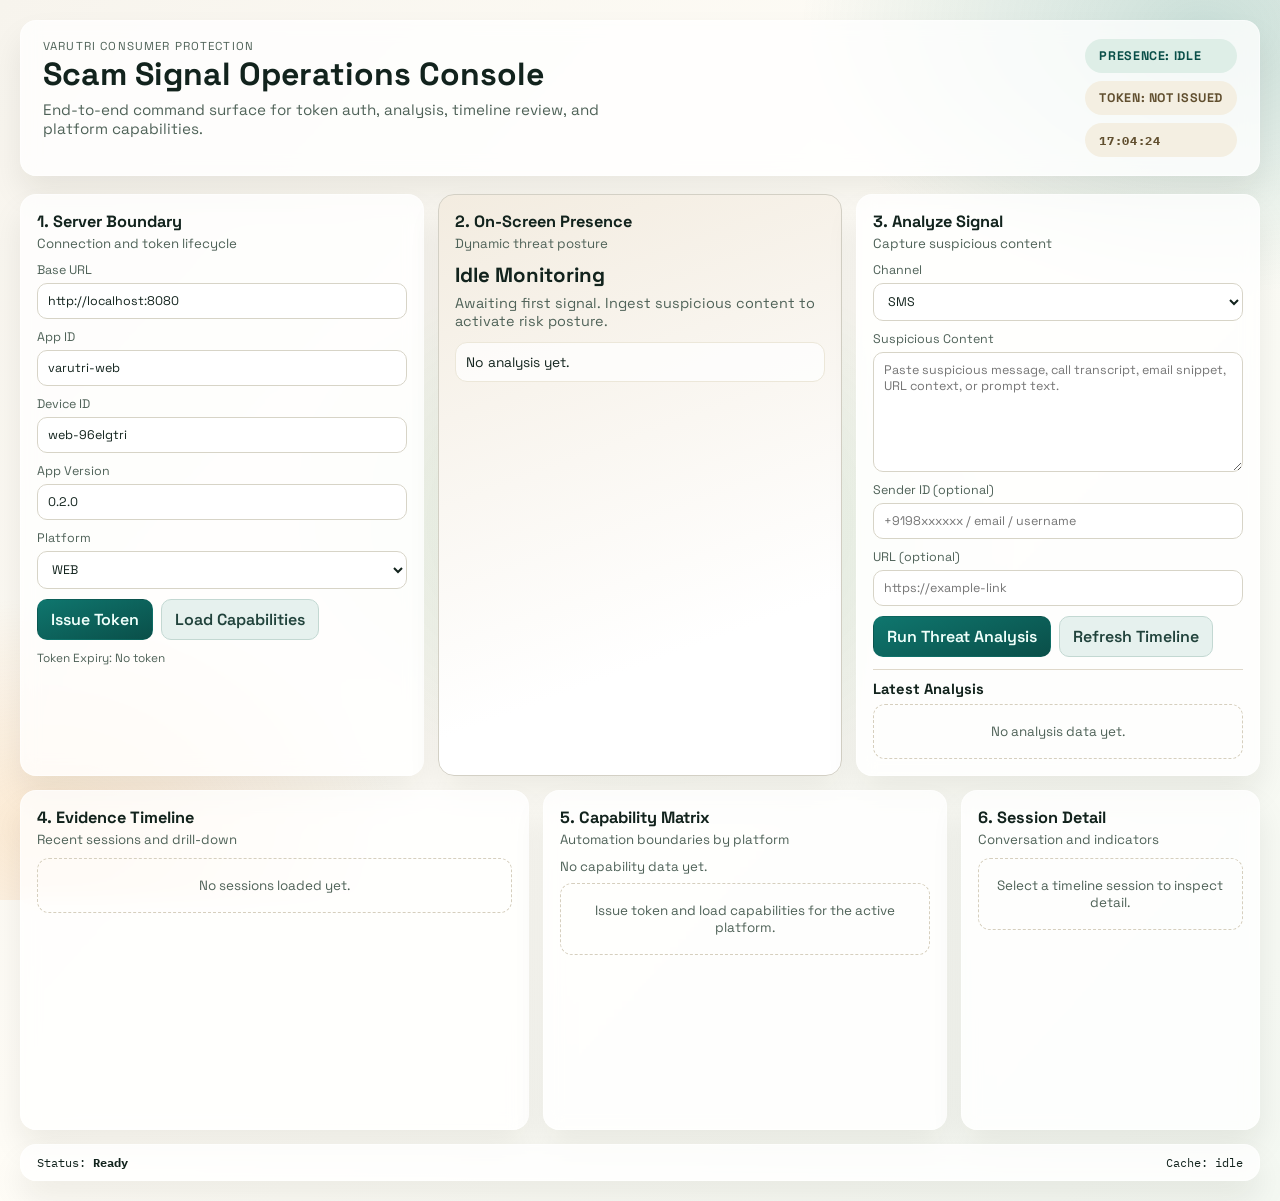
<file: frontend/index.html>
<!DOCTYPE html>
<html lang="en">

<head>
    <meta charset="UTF-8">
    <meta name="viewport" content="width=device-width, initial-scale=1.0">
    <title>Varutri Consumer Command Center</title>
    <link rel="preconnect" href="https://fonts.googleapis.com">
    <link rel="preconnect" href="https://fonts.gstatic.com" crossorigin>
    <link href="https://fonts.googleapis.com/css2?family=Space+Grotesk:wght@400;500;600;700&family=IBM+Plex+Mono:wght@400;500;600&display=swap"
        rel="stylesheet">
    <link rel="stylesheet" href="style.css">
</head>

<body>
    <div class="ambient-layer"></div>
    <div class="grain-layer"></div>

    <div class="app-shell">
        <header class="top-rail panel reveal-up">
            <div>
                <p class="eyebrow">Varutri Consumer Protection</p>
                <h1>Scam Signal Operations Console</h1>
                <p class="subtitle">End-to-end command surface for token auth, analysis, timeline review, and platform capabilities.</p>
            </div>
            <div class="status-cluster">
                <div class="status-chip" id="presenceChip">Presence: IDLE</div>
                <div class="status-chip subtle" id="tokenChip">Token: Not issued</div>
                <div class="status-chip subtle mono" id="clockChip">--:--:--</div>
            </div>
        </header>

        <main class="dashboard-grid">
            <section class="panel connection-panel reveal-up delay-1">
                <div class="section-head">
                    <h2>1. Server Boundary</h2>
                    <p>Connection and token lifecycle</p>
                </div>
                <form id="connectionForm" class="form-grid">
                    <label>
                        Base URL
                        <input id="baseUrlInput" type="url" required>
                    </label>
                    <label>
                        App ID
                        <input id="appIdInput" type="text" required>
                    </label>
                    <label>
                        Device ID
                        <input id="deviceIdInput" type="text" required>
                    </label>
                    <label>
                        App Version
                        <input id="appVersionInput" type="text" required>
                    </label>
                    <label>
                        Platform
                        <select id="platformSelect">
                            <option value="ANDROID">ANDROID</option>
                            <option value="IOS">IOS</option>
                            <option value="WEB">WEB</option>
                            <option value="EXTENSION">EXTENSION</option>
                        </select>
                    </label>
                    <div class="button-row">
                        <button type="submit" class="btn primary" id="issueTokenBtn">Issue Token</button>
                        <button type="button" class="btn soft" id="loadCapabilitiesBtn">Load Capabilities</button>
                    </div>
                </form>
                <p class="meta-line">Token Expiry: <span id="tokenExpiryText">No token</span></p>
            </section>

            <section class="panel presence-panel reveal-up delay-2" id="presencePanel">
                <div class="section-head">
                    <h2>2. On-Screen Presence</h2>
                    <p>Dynamic threat posture</p>
                </div>
                <p class="presence-title" id="presenceTitle">Idle Monitoring</p>
                <p class="presence-note" id="presenceNote">Issue a token and run analysis to activate real-time posture guidance.</p>
                <div class="latest-analysis" id="latestAnalysisSummary">No analysis yet.</div>
            </section>

            <section class="panel analyze-panel reveal-up delay-3">
                <div class="section-head">
                    <h2>3. Analyze Signal</h2>
                    <p>Capture suspicious content</p>
                </div>
                <form id="analyzeForm" class="form-grid">
                    <label>
                        Channel
                        <select id="channelSelect">
                            <option value="SMS">SMS</option>
                            <option value="CALL">CALL</option>
                            <option value="WHATSAPP">WHATSAPP</option>
                            <option value="EMAIL">EMAIL</option>
                            <option value="BROWSER">BROWSER</option>
                            <option value="MANUAL">MANUAL</option>
                            <option value="PROMPT">PROMPT</option>
                        </select>
                    </label>
                    <label>
                        Suspicious Content
                        <textarea id="contentInput" rows="5" placeholder="Paste suspicious message, call transcript, email snippet, URL context, or prompt text."></textarea>
                    </label>
                    <label>
                        Sender ID (optional)
                        <input id="senderInput" type="text" placeholder="+9198xxxxxx / email / username">
                    </label>
                    <label>
                        URL (optional)
                        <input id="urlInput" type="url" placeholder="https://example-link">
                    </label>
                    <div class="button-row">
                        <button type="submit" class="btn primary" id="analyzeBtn">Run Threat Analysis</button>
                        <button type="button" class="btn soft" id="refreshHistoryBtn">Refresh Timeline</button>
                    </div>
                </form>
                <div class="analysis-block" id="analysisBlock">
                    <h3>Latest Analysis</h3>
                    <div id="analysisContent">No analysis data yet.</div>
                </div>
            </section>

            <section class="panel history-panel reveal-up delay-4">
                <div class="section-head">
                    <h2>4. Evidence Timeline</h2>
                    <p>Recent sessions and drill-down</p>
                </div>
                <div class="history-list" id="historyList">
                    <div class="empty-state">No sessions loaded yet.</div>
                </div>
            </section>

            <section class="panel capabilities-panel reveal-up delay-5">
                <div class="section-head">
                    <h2>5. Capability Matrix</h2>
                    <p>Automation boundaries by platform</p>
                </div>
                <div id="capabilitiesSummary" class="capability-summary">No capability data yet.</div>
                <div class="capability-list" id="capabilitiesList"></div>
            </section>

            <section class="panel detail-panel reveal-up delay-6">
                <div class="section-head">
                    <h2>6. Session Detail</h2>
                    <p>Conversation and indicators</p>
                </div>
                <div id="detailContainer" class="detail-content">
                    <div class="empty-state">Select a timeline session to inspect detail.</div>
                </div>
            </section>
        </main>

        <footer class="bottom-rail panel reveal-up delay-6">
            <span class="mono">Status: <strong id="statusText">Ready</strong></span>
            <span class="mono" id="cacheStatus">Cache: idle</span>
        </footer>
    </div>

    <script src="app.js"></script>
</body>

</html>
</file>
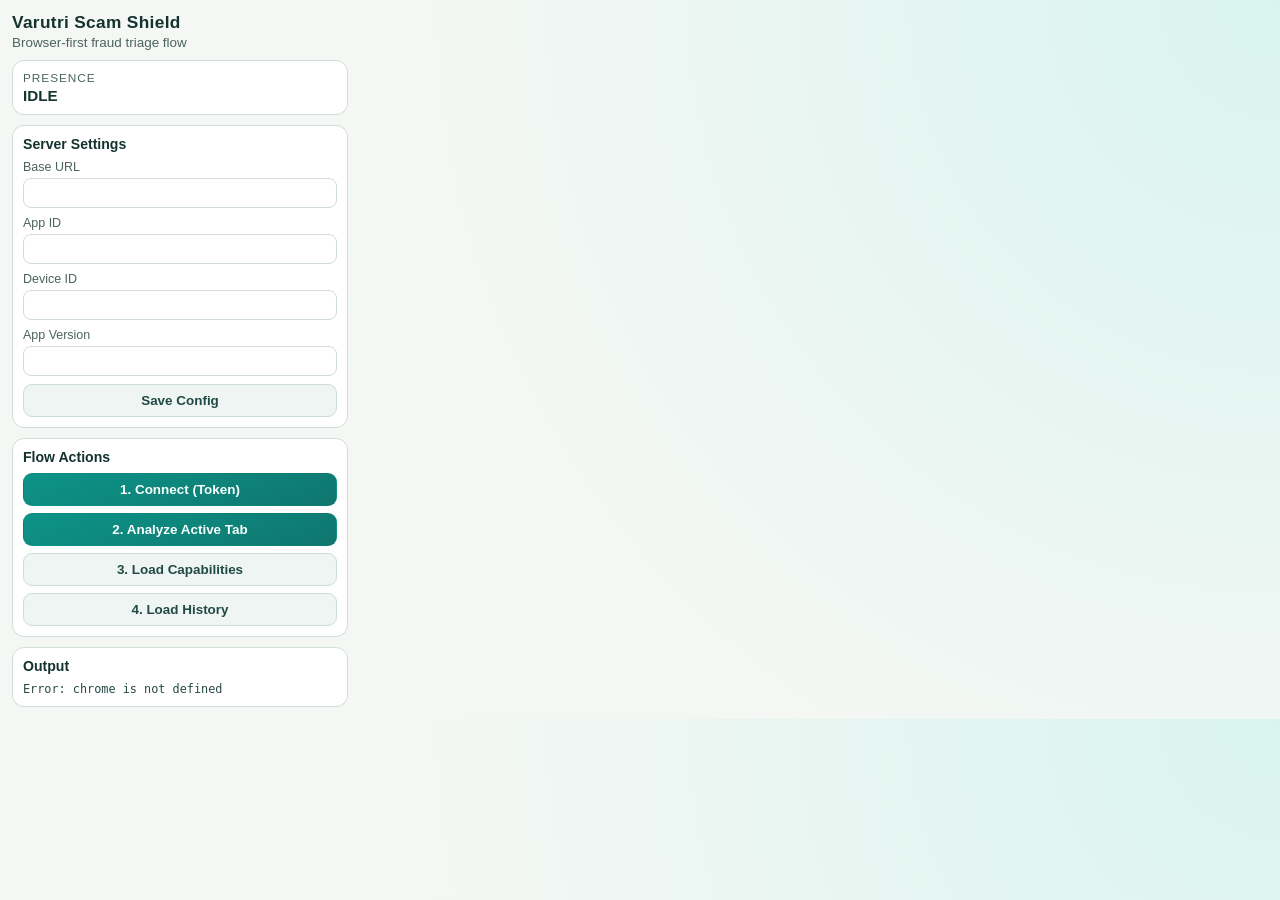
<file: consumer_extension/popup.html>
<!doctype html>
<html lang="en">
  <head>
    <meta charset="utf-8" />
    <meta name="viewport" content="width=device-width, initial-scale=1" />
    <title>Varutri Scam Shield</title>
    <link rel="stylesheet" href="popup.css" />
  </head>
  <body>
    <main class="panel">
      <section class="header">
        <h1>Varutri Scam Shield</h1>
        <p>Browser-first fraud triage flow</p>
      </section>

      <section class="card" id="presenceCard">
        <div class="presence-label">Presence</div>
        <div class="presence-value" id="presenceValue">IDLE</div>
      </section>

      <section class="card form-card">
        <h2>Server Settings</h2>
        <label>
          Base URL
          <input id="baseUrl" type="url" />
        </label>
        <label>
          App ID
          <input id="appId" type="text" />
        </label>
        <label>
          Device ID
          <input id="deviceId" type="text" />
        </label>
        <label>
          App Version
          <input id="appVersion" type="text" />
        </label>
        <button id="saveConfig" class="secondary">Save Config</button>
      </section>

      <section class="card actions-card">
        <h2>Flow Actions</h2>
        <button id="connectBtn" class="primary">1. Connect (Token)</button>
        <button id="analyzeBtn" class="primary">2. Analyze Active Tab</button>
        <button id="capabilitiesBtn" class="secondary">3. Load Capabilities</button>
        <button id="historyBtn" class="secondary">4. Load History</button>
      </section>

      <section class="card" id="outputCard">
        <h2>Output</h2>
        <pre id="output">Ready</pre>
      </section>
    </main>
    <script type="module" src="popup.js"></script>
  </body>
</html>
</file>
<file: frontend/style.css>
:root {
    --bg-paper: #f7f4ed;
    --bg-highlight: #ffe6c8;
    --ink: #12231d;
    --muted: #4f6258;
    --line: #d7d4c7;
    --panel: rgba(255, 255, 255, 0.78);
    --primary: #0f766e;
    --primary-strong: #0a4f49;
    --warning: #b45309;
    --danger: #b42318;
    --safe: #1f7a43;
    --radius: 16px;
    --shadow-soft: 0 18px 32px rgba(31, 28, 17, 0.08);
}

* {
    box-sizing: border-box;
}

html,
body {
    margin: 0;
    min-height: 100%;
}

body {
    font-family: 'Space Grotesk', 'Trebuchet MS', sans-serif;
    color: var(--ink);
    background: linear-gradient(132deg, var(--bg-paper) 0%, #fffdf7 48%, #f4f8f2 100%);
    position: relative;
    padding: 20px;
}

.ambient-layer,
.grain-layer {
    position: fixed;
    inset: 0;
    pointer-events: none;
}

.ambient-layer {
    background:
        radial-gradient(36rem 24rem at 94% 3%, rgba(15, 118, 110, 0.22), transparent 70%),
        radial-gradient(30rem 20rem at 4% 92%, rgba(253, 186, 116, 0.26), transparent 72%),
        radial-gradient(32rem 24rem at 50% 58%, rgba(34, 197, 94, 0.1), transparent 70%);
}

.grain-layer {
    background-image: linear-gradient(transparent 95%, rgba(10, 10, 10, 0.05) 100%);
    background-size: 100% 3px;
    opacity: 0.22;
}

.app-shell {
    max-width: 1420px;
    margin: 0 auto;
    position: relative;
    z-index: 1;
}

.panel {
    background: var(--panel);
    border: 1px solid rgba(255, 255, 255, 0.45);
    border-radius: var(--radius);
    box-shadow: var(--shadow-soft);
    backdrop-filter: blur(9px);
}

.top-rail {
    padding: 18px 22px;
    display: flex;
    align-items: flex-start;
    justify-content: space-between;
    gap: 14px;
    margin-bottom: 18px;
}

.eyebrow {
    text-transform: uppercase;
    letter-spacing: 0.1em;
    font-size: 0.72rem;
    color: var(--muted);
    margin: 0 0 4px;
}

h1 {
    margin: 0;
    font-size: clamp(1.45rem, 2.5vw, 2rem);
    line-height: 1.1;
}

.subtitle {
    margin: 8px 0 0;
    color: var(--muted);
    max-width: 56ch;
    font-size: 0.95rem;
}

.status-cluster {
    display: grid;
    gap: 8px;
}

.status-chip {
    border-radius: 999px;
    padding: 9px 14px;
    background: #deeee7;
    color: var(--primary-strong);
    font-weight: 700;
    font-size: 0.78rem;
    text-transform: uppercase;
    letter-spacing: 0.05em;
}

.status-chip.subtle {
    background: #f4efe2;
    color: #614f2f;
}

.mono {
    font-family: 'IBM Plex Mono', 'Courier New', monospace;
}

.dashboard-grid {
    display: grid;
    gap: 14px;
    grid-template-columns: repeat(12, minmax(0, 1fr));
}

.connection-panel {
    grid-column: span 4;
    padding: 16px;
}

.presence-panel {
    grid-column: span 4;
    padding: 16px;
    background: linear-gradient(160deg, #f3ece0 0%, #ffffff 75%);
}

.analyze-panel {
    grid-column: span 4;
    padding: 16px;
}

.history-panel {
    grid-column: span 5;
    padding: 16px;
    min-height: 340px;
}

.capabilities-panel {
    grid-column: span 4;
    padding: 16px;
    min-height: 340px;
}

.detail-panel {
    grid-column: span 3;
    padding: 16px;
    min-height: 340px;
}

.bottom-rail {
    margin-top: 14px;
    padding: 10px 16px;
    display: flex;
    justify-content: space-between;
    gap: 10px;
    font-size: 0.76rem;
}

.section-head {
    margin-bottom: 10px;
}

.section-head h2 {
    margin: 0;
    font-size: 1.02rem;
}

.section-head p {
    margin: 3px 0 0;
    font-size: 0.83rem;
    color: var(--muted);
}

.form-grid {
    display: grid;
    gap: 10px;
}

label {
    display: grid;
    gap: 5px;
    font-size: 0.78rem;
    color: var(--muted);
}

input,
textarea,
select {
    font: inherit;
    color: var(--ink);
    border: 1px solid var(--line);
    border-radius: 10px;
    background: rgba(255, 255, 255, 0.86);
    padding: 9px 10px;
}

textarea {
    resize: vertical;
    min-height: 120px;
}

input:focus,
textarea:focus,
select:focus {
    outline: 2px solid rgba(15, 118, 110, 0.22);
    border-color: var(--primary);
}

.button-row {
    display: flex;
    gap: 8px;
    flex-wrap: wrap;
}

.btn {
    font: inherit;
    border-radius: 10px;
    border: 1px solid transparent;
    padding: 9px 13px;
    cursor: pointer;
    font-weight: 600;
}

.btn.primary {
    color: #effffb;
    background: linear-gradient(160deg, var(--primary), var(--primary-strong));
}

.btn.soft {
    color: #21433c;
    background: #e6f1ee;
    border-color: #c3d8d2;
}

.btn:disabled {
    opacity: 0.56;
    cursor: wait;
}

.meta-line {
    margin: 10px 0 0;
    font-size: 0.74rem;
    color: var(--muted);
}

.presence-title {
    margin: 0;
    font-size: 1.28rem;
    font-weight: 700;
}

.presence-note {
    margin: 6px 0 0;
    color: var(--muted);
    font-size: 0.9rem;
}

.latest-analysis {
    margin-top: 12px;
    border-radius: 12px;
    background: rgba(255, 255, 255, 0.74);
    border: 1px solid #ece7d9;
    padding: 10px;
    font-size: 0.86rem;
}

.presence-idle {
    border-color: #d3d0c5;
}

.presence-safe {
    border-color: #b8dfc5;
    box-shadow: 0 0 0 2px rgba(16, 185, 129, 0.15);
}

.presence-watch {
    border-color: #f0cc96;
    box-shadow: 0 0 0 2px rgba(245, 158, 11, 0.16);
}

.presence-danger {
    border-color: #f1a9a0;
    box-shadow: 0 0 0 2px rgba(220, 38, 38, 0.2);
    animation: dangerPulse 2.1s infinite;
}

@keyframes dangerPulse {
    0% {
        transform: translateZ(0);
    }

    50% {
        transform: translateY(-1px);
    }

    100% {
        transform: translateZ(0);
    }
}

.analysis-block {
    margin-top: 12px;
    border-top: 1px solid #dfd8ca;
    padding-top: 10px;
}

.analysis-block h3 {
    margin: 0 0 6px;
    font-size: 0.92rem;
}

.history-list,
.capability-list,
.detail-content {
    display: grid;
    gap: 8px;
}

.history-item,
.capability-item,
.detail-card {
    border: 1px solid #e1ddcf;
    border-radius: 12px;
    background: rgba(255, 255, 255, 0.88);
    padding: 10px;
}

.history-item {
    cursor: pointer;
    transition: transform 0.2s ease, border-color 0.2s ease;
}

.history-item:hover {
    transform: translateY(-1px);
    border-color: #bbd0c9;
}

.history-head {
    display: flex;
    justify-content: space-between;
    align-items: center;
    gap: 6px;
    margin-bottom: 6px;
}

.badge {
    display: inline-flex;
    align-items: center;
    border-radius: 999px;
    padding: 3px 9px;
    font-size: 0.68rem;
    font-weight: 700;
    text-transform: uppercase;
}

.badge.safe {
    background: #dbf2df;
    color: #1f6b38;
}

.badge.watch {
    background: #ffe8bf;
    color: #8f5a0e;
}

.badge.danger {
    background: #ffd8d2;
    color: #972b21;
}

.history-meta,
.mini-list,
.conversation-list,
.indicator-list {
    margin: 0;
    padding-left: 16px;
    color: var(--muted);
    font-size: 0.8rem;
}

.mini-list li,
.conversation-list li,
.indicator-list li {
    margin-bottom: 4px;
}

.capability-item h4,
.detail-card h4 {
    margin: 0 0 6px;
    font-size: 0.87rem;
}

.capability-summary {
    margin: 0 0 8px;
    color: var(--muted);
    font-size: 0.83rem;
}

.empty-state {
    border: 1px dashed #d6cfbe;
    border-radius: 12px;
    padding: 18px;
    text-align: center;
    color: var(--muted);
    font-size: 0.84rem;
}

.reveal-up {
    opacity: 0;
    transform: translateY(10px);
    animation: revealUp 0.55s forwards;
}

.delay-1 {
    animation-delay: 0.04s;
}

.delay-2 {
    animation-delay: 0.08s;
}

.delay-3 {
    animation-delay: 0.12s;
}

.delay-4 {
    animation-delay: 0.16s;
}

.delay-5 {
    animation-delay: 0.2s;
}

.delay-6 {
    animation-delay: 0.24s;
}

@keyframes revealUp {
    to {
        opacity: 1;
        transform: translateY(0);
    }
}

@media (max-width: 1160px) {

    .connection-panel,
    .presence-panel,
    .analyze-panel,
    .history-panel,
    .capabilities-panel,
    .detail-panel {
        grid-column: span 6;
    }
}

@media (max-width: 760px) {
    body {
        padding: 10px;
    }

    .top-rail {
        padding: 14px;
        flex-direction: column;
    }

    .status-cluster {
        width: 100%;
        grid-template-columns: 1fr;
    }

    .connection-panel,
    .presence-panel,
    .analyze-panel,
    .history-panel,
    .capabilities-panel,
    .detail-panel {
        grid-column: span 12;
    }

    .bottom-rail {
        flex-direction: column;
        align-items: flex-start;
    }
}
</file>
<file: consumer_extension/popup.css>
:root {
  color-scheme: light;
  --bg: #f5f7f4;
  --panel: #ffffff;
  --text: #14322e;
  --muted: #4b635f;
  --line: #d0ddd8;
  --primary: #0d9488;
  --primary-strong: #0f766e;
  --watch: #fef3c7;
  --watch-text: #78350f;
  --danger: #fee2e2;
  --danger-text: #7f1d1d;
  --safe: #dcfce7;
  --safe-text: #14532d;
}

* {
  box-sizing: border-box;
}

body {
  margin: 0;
  background: radial-gradient(circle at top right, #d9f4ef 0, #f5f7f4 60%);
  color: var(--text);
  font-family: "Segoe UI", "Avenir Next", "Gill Sans", sans-serif;
}

.panel {
  width: 360px;
  padding: 12px;
  display: grid;
  gap: 10px;
}

.header h1 {
  margin: 0;
  font-size: 1.08rem;
  letter-spacing: 0.02em;
}

.header p {
  margin: 2px 0 0;
  color: var(--muted);
  font-size: 0.84rem;
}

.card {
  background: var(--panel);
  border: 1px solid var(--line);
  border-radius: 12px;
  padding: 10px;
}

.presence-label {
  font-size: 0.74rem;
  color: var(--muted);
  text-transform: uppercase;
  letter-spacing: 0.08em;
}

.presence-value {
  margin-top: 2px;
  font-size: 0.95rem;
  font-weight: 700;
}

h2 {
  margin: 0 0 8px;
  font-size: 0.88rem;
}

label {
  display: grid;
  gap: 4px;
  font-size: 0.78rem;
  color: var(--muted);
  margin-bottom: 8px;
}

input {
  width: 100%;
  border: 1px solid var(--line);
  border-radius: 8px;
  padding: 7px 8px;
  font: inherit;
  color: var(--text);
}

button {
  width: 100%;
  border: 1px solid transparent;
  border-radius: 9px;
  padding: 8px;
  font: inherit;
  font-size: 0.84rem;
  font-weight: 600;
  cursor: pointer;
  margin-bottom: 7px;
}

button:last-child {
  margin-bottom: 0;
}

button.primary {
  background: linear-gradient(160deg, var(--primary), var(--primary-strong));
  color: #f7fffd;
}

button.secondary {
  background: #eef5f3;
  color: #224a45;
  border-color: #cdded9;
}

button:disabled {
  opacity: 0.65;
  cursor: wait;
}

pre {
  margin: 0;
  max-height: 160px;
  overflow: auto;
  white-space: pre-wrap;
  word-break: break-word;
  font-size: 0.74rem;
  color: #264944;
}
</file>
